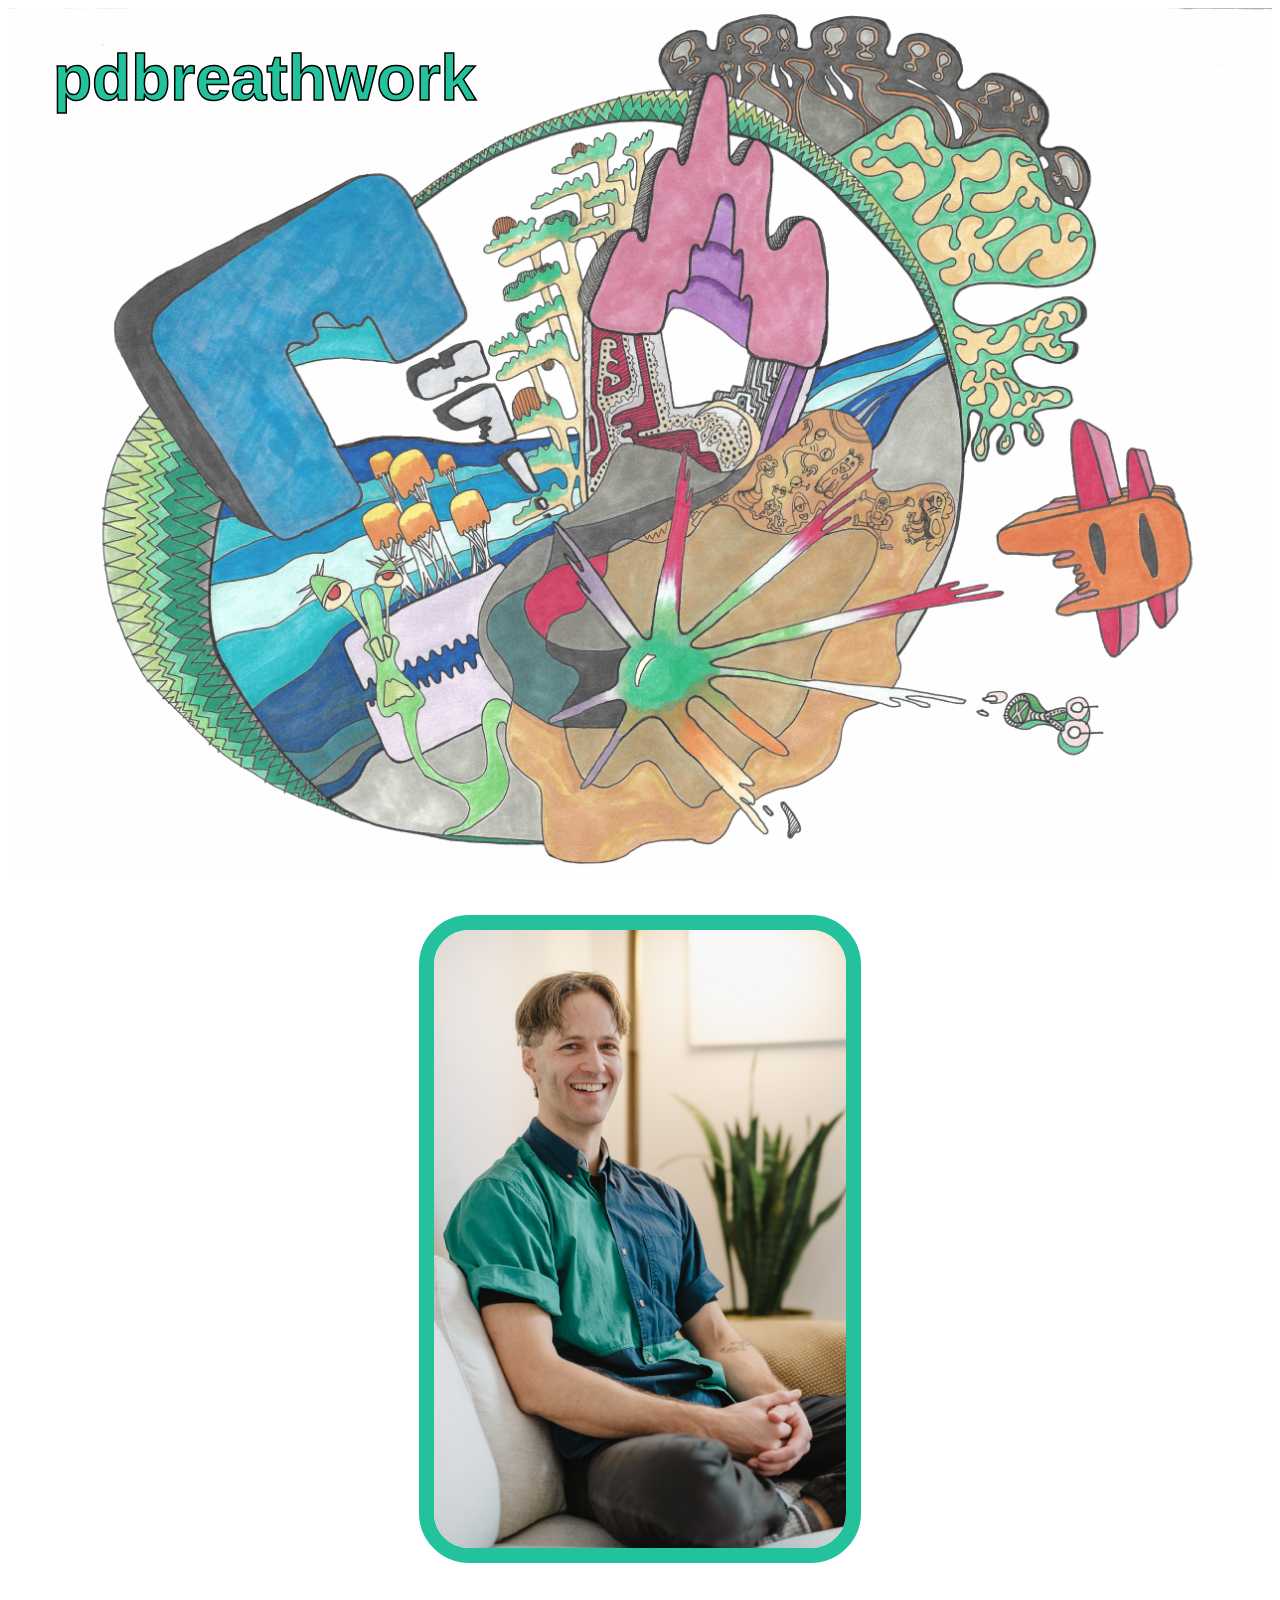
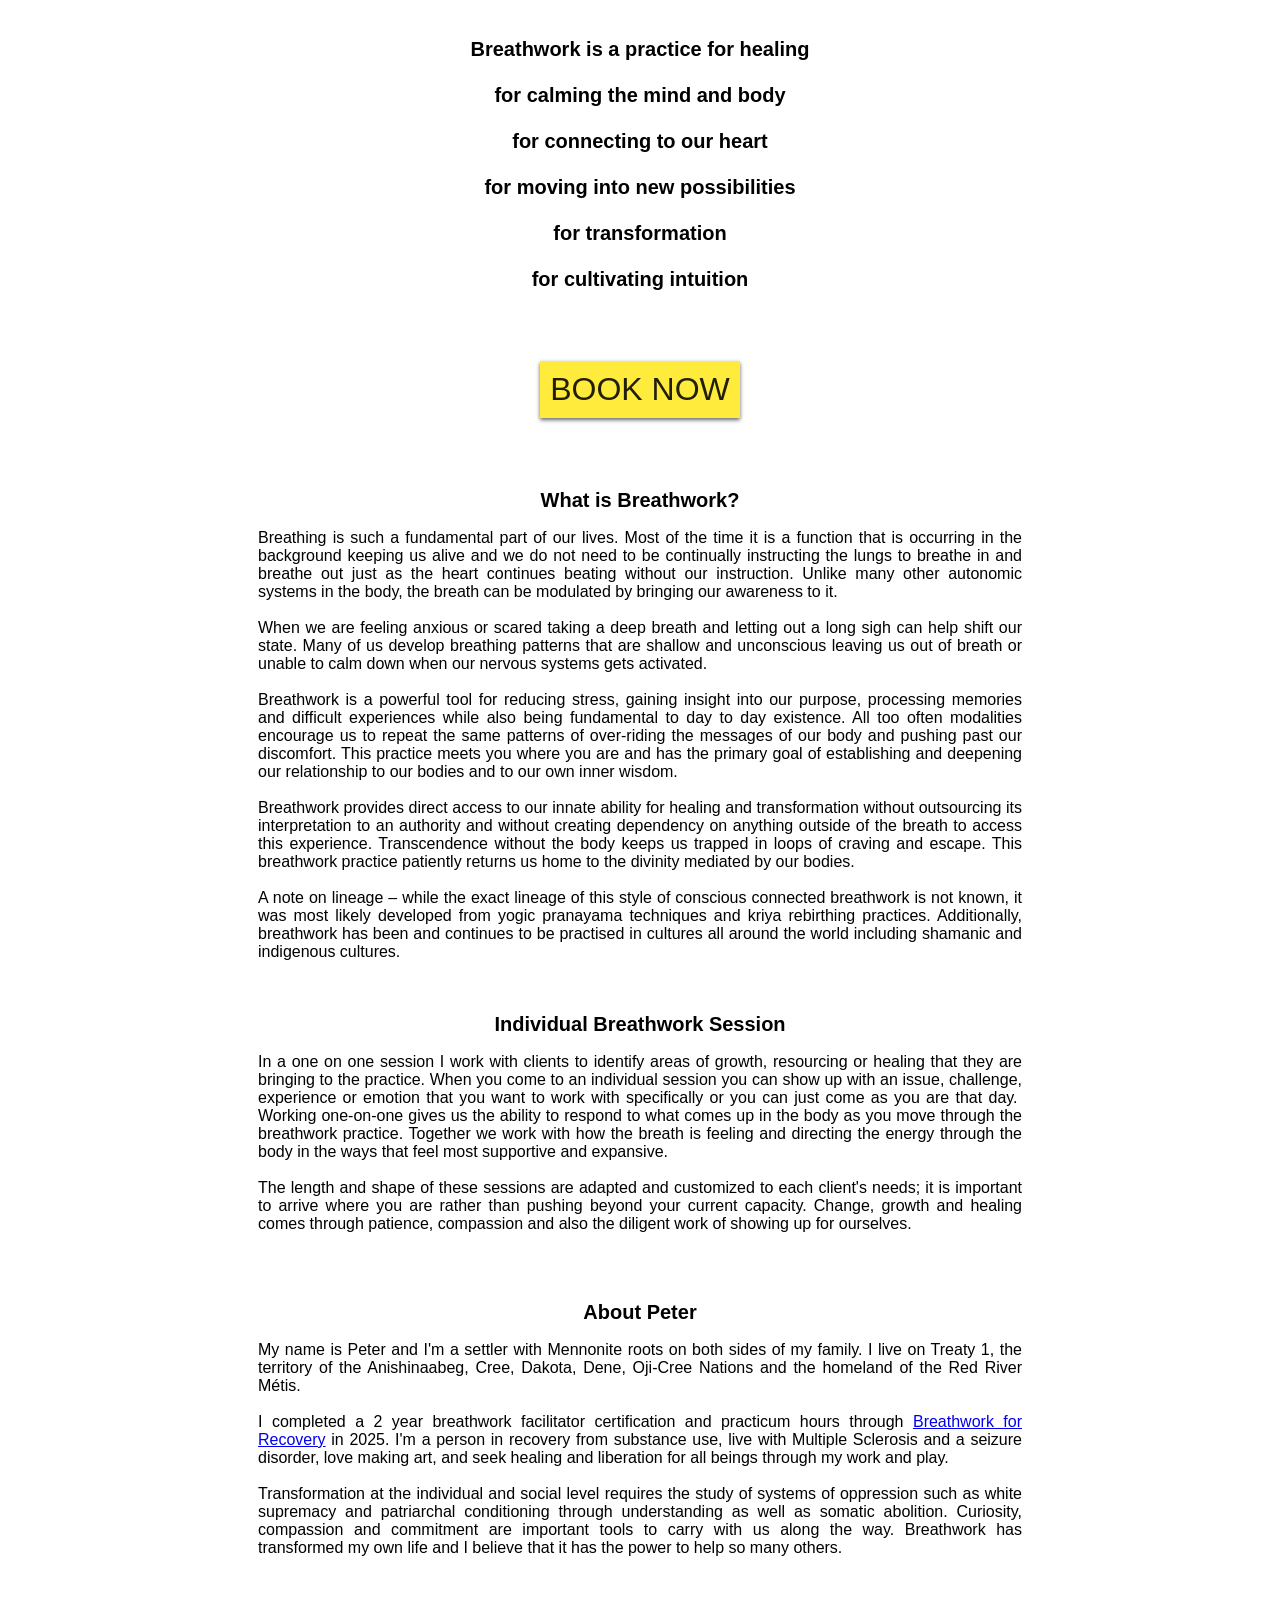
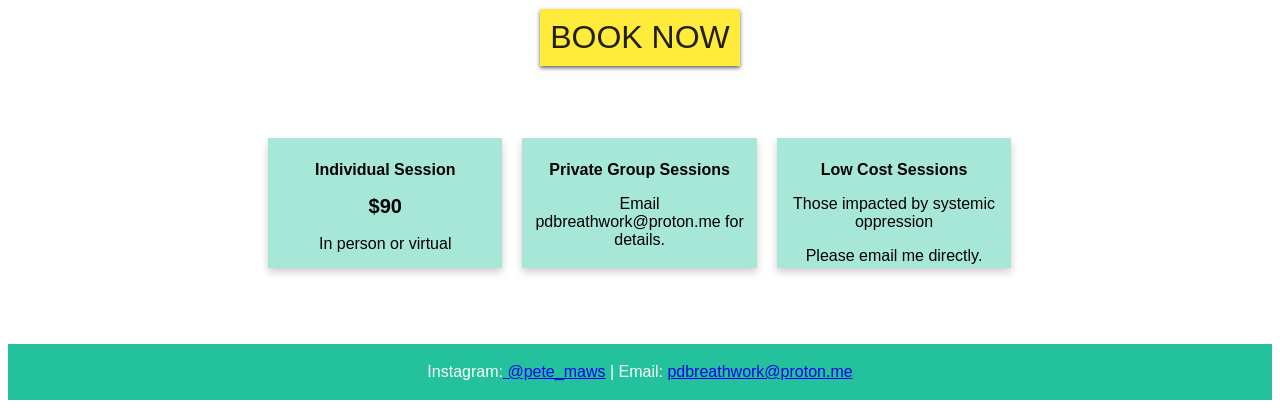
<file: index.html>
<!DOCTYPE html>
<html>
<head>


<meta name="viewport" content="width=device-width, initial-scale=1">

<style>


.container {
  position: relative;
  text-align: center;
  color: #23c29c; 
  font-size:100%;
  font-weight: bolder;
  font-stretch: semi-condensed;
  -webkit-text-stroke: 1.5px black;

}

.container2 {
  position: relative;
  text-align: center;
  
}

.container3 {
  position: relative;
  text-align: justify;
  color: rgb(0, 0, 0);
  font-size:100%;
  font-weight: normal;
  font-stretch:normal;
  margin-right:250px;
  margin-left: 250px;
  
}

.container4 {
  position: relative;
  text-align: left;
  color: rgb(0, 0, 0);
  font-size:100%;
  font-weight: normal;
  font-stretch:normal;
  margin-right:100px;
  margin-left: 100px;
   
}


.profilepic {
  position: relative;
  text-align: center;
  border-radius: 50px;
  width:35%;
  border-style: solid;
  border-color: rgb(35, 194, 156);
  border-radius: 50px;
  border-width:15px;
}

/* The border-width is reduced to 8px, when the viewport is 800px or smaller */
  @media screen and (max-width: 800px) {
  .profilepic {
    border-width: 8px; 
  }
  }

  /* text stroke is reduced when viewport is 800px or smaller */
  @media screen and (max-width:800px) {
    .container {
      -webkit-text-stroke: .6px black;
  
    }
    
  }

   /* margins are reduced when viewport is 800px or smaller */
   @media screen and (max-width:1200px) {
    .container4 {
      margin-right:20px;
      margin-left:20px;
  
    }
    
  }

  @media screen and (max-width:1200px) {
    .container3 {
      margin-right:20px;
      margin-left:20px;
  
    }
    
  }

.textoutline {
  -webkit-text-stroke: 16px black;
}

.centered {
  position: absolute;
  top: 0%;
  left: 50%;
  
}

.top-left {
  position: absolute;
  top: -10px;
  left: 45px;
}

img{
  opacity:0.85
}

h1 {
  font-size: 5vw;
  
 
}

h2 {
  font-size: 20px;
  text-align: center
   
}

h3 {
  font-size: 16px;
  text-align: center
   
}
* {
  box-sizing: border-box;
}

body {
  font-family: Arial, Helvetica, sans-serif;
}

/* Float three columns side by side */
.column {
  float: left;
  width: 33.3%;
  padding: 0 10px;
  margin-bottom: 40px;
}

/* Remove extra left and right margins, due to padding */
.row {margin: 0 250px;}

/* Responsive row */
@media screen and (max-width: 1200px) {
  .row {
    width: 100%;
    display: block;
    margin-left: 18px;
    margin-right: 30px;
  }
}
/* Clear floats after the columns */
.row:after {
  content: "";
  display: table;
  clear: both;
}

/* Responsive columns */
@media screen and (max-width: 1200px) {
  .column {
    width: 100%;
    display: block;
    margin-bottom: 20px;
  }
}

/* Style the counter cards */
.card {
  box-shadow: 0 4px 8px 0 rgba(0, 0, 0, 0.2);
  padding: 7px;
  text-align: center;
  height: 130px;
  background-color: rgba(35, 194, 156, .4);
  
}

footer {
  text-align: center;
  padding: 3px;
  background-color:rgb(35, 194, 156);
  color: white;
}

</style>
<!-- MailerLite Universal -->
<script>
    (function(w,d,e,u,f,l,n){w[f]=w[f]||function(){(w[f].q=w[f].q||[])
    .push(arguments);},l=d.createElement(e),l.async=1,l.src=u,
    n=d.getElementsByTagName(e)[0],n.parentNode.insertBefore(l,n);})
    (window,document,'script','https://assets.mailerlite.com/js/universal.js','ml');
    ml('account', '1357745');
  </script>
<!-- End MailerLite Universal -->


</head>
<body>

<div class="container">
  <img src="img/BW-landingpage-2mb-2.jpg" alt="A drawing by Peter" style="width:100%;opacity:.85">

  <div class="top-left">
    
      <h1>pdbreathwork</h1></div>
 
</div>

<br>
<br>
 
 <div class="container2">  
         <img src="img/Peter3.jpg" alt="photo of a smiling Peter Dueck" class= profilepic style="opacity:1">
  </div>
</div>

<br><br><br>


<!--

<br><br><br>
  <button class="ml-onclick-form" onclick="ml('show', '7kH3DW', true)">Join Newsletter for a 50% coupon</button>
  <br><br><br>
-->

<div class="container3">
  <h2>Breathwork is a practice for healing<br><br>

    for calming the mind and body<br><br>
    
    for connecting to our heart<br><br>
    
    for moving into new possibilities<br><br>
    
    for transformation<br><br>
    
    for cultivating intuition </h2> <br><br><br>
    </div>


    <div class="container2">
      <a href="https://aws-portal.owlpractice.ca/pdbreathwork">
          <button style="font-size:32px;background-color:rgb(255, 235, 59); color:rgba(0, 0, 0, 0.87);padding:10px;border:none;  box-shadow: 0 2px 4px rgba(0, 0, 0, .6);">
            BOOK NOW
        </button>
      </a>
      </div>
      <br><br><br>
      <div class="container3">
      <p style="font-family:Arial, Helvetica, sans-serif"><h2>What is Breathwork?</h2>Breathing is such a fundamental part of our lives. Most of the time it is a function that is occurring 
        in the background keeping us alive and we do not need to 
      be continually instructing the lungs to breathe in and breathe out just as the heart continues beating without our instruction. Unlike many other autonomic systems
       in the body, the breath can be modulated by bringing our awareness to it. <br><br>
       When we are feeling anxious or scared taking a deep breath and letting out a long sigh
        can help shift our state. Many of us develop breathing patterns that are shallow and unconscious leaving us out of breath or unable to calm down when our nervous
         systems gets activated. <br><br>
         Breathwork is a powerful tool for reducing stress, gaining insight into our purpose, processing memories and difficult experiences while also being fundamental 
         to day to day existence. 
All too often modalities encourage us to repeat the same patterns of over-riding the messages of our body and pushing past our discomfort. This practice meets you where 
you are and has the primary goal of establishing and deepening our relationship to our bodies and to our own inner wisdom. 
<br><br>Breathwork provides direct access to our innate ability for healing and transformation without outsourcing its interpretation to an authority and without creating 
dependency on anything outside of the breath to access this experience. 
Transcendence without the body keeps us trapped in loops of craving and escape. This breathwork practice patiently returns us home to the divinity mediated by our bodies.
<br><br>A note on lineage – while the exact lineage of this style of conscious connected breathwork is not known, it was most likely developed from yogic pranayama techniques
 and kriya rebirthing practices. Additionally, breathwork has been and continues to be practised in cultures all around the world including shamanic and indigenous cultures.
<br><br><br>
<h2>Individual Breathwork Session</h2>
         In a one on one session I work with clients to identify areas of growth, resourcing or healing that they are bringing to the practice. When you come to an individual
         session you can show up with an issue, challenge, experience or emotion that you want to work with specifically or you can just come as you are that day. 

         Working one-on-one gives us the ability to respond to what comes up in the body as you move through the breathwork practice. 
        Together we work with how the breath is feeling and directing the energy through the body in the ways that feel most supportive and expansive.
 <br><br>The length and shape of these sessions are adapted and customized to each client's needs; it is 
 important to arrive where you are rather than pushing beyond your current capacity. Change, growth and healing comes through patience, compassion and also the diligent 
 work of showing up for ourselves.</p>


  <br><br>
 

    <h2>About Peter</h2> My name is Peter and I'm a settler with Mennonite roots on both sides of my family. I live on
      Treaty 1, the territory of the Anishinaabeg, Cree, Dakota, Dene, Oji-Cree Nations and the homeland of the Red River Métis. 
        <br><br> I completed a 2 year breathwork facilitator certification and practicum hours through
        <a href="https://www.breathworkforrecovery.com/">Breathwork for Recovery</a> in 2025. I'm a person in recovery
      from substance use, live with Multiple Sclerosis and a seizure disorder, love making art, and seek healing and liberation for all beings through my work and play.
      <br><br>Transformation at the individual and social level requires the study of systems of oppression such as white 
      supremacy and patriarchal conditioning through understanding as well as somatic abolition. Curiosity, compassion and commitment are important tools to carry with
      us along the way. Breathwork has transformed my own life and I believe that it has the power to help so many others. </p>
      <br><br>
      
      
         
    
  </div>
</div>



<div class="container2">
  <a href="https://aws-portal.owlpractice.ca/pdbreathwork">
      <button style="font-size:32px;background-color:rgb(255, 235, 59); color:rgba(0, 0, 0, 0.87);padding:10px;border:none;  box-shadow: 0 2px 4px rgba(0, 0, 0, .6);">
        BOOK NOW
    </button>
  </a>
  </div>
  <br><br><br><br>



<!--Offerings text columns at bottom of page
RGBA means the background color is transparent but the font stays full opacity. The fourth number is the opactiy in the color spec-->
<div class="row">
  <div class="column">
    <div class="card">
      <h3>Individual Session</h3>
      <h2>$90</h2>
      <p>In person or virtual</p>
    </div>
  </div>
 
  
  <div class="column">
    <div class="card">
      <h3>Private Group Sessions</h3>
      <p>Email pdbreathwork@proton.me for details.</p>
      <!--<p>Groups of up to 4 people.</p>*/-->
    </div>
  </div>
  
  <div class="column">
    <div class="card">
      <h3>Low Cost Sessions</h3>
      <p>Those impacted by systemic oppression</p>
      <p>Please email me directly.</p>
      
    </div>
  </div>
<!--
  <p style="text-align: center;"> 
    <br><br>I reserve 5 sessions per month at a cost of $50/session <br> for people most affected by systemic oppression.<br>Please email me directly.
    
  </p>
  -->
 

 
</div>

<div class="ml-embedded" data-form="g7z35b"></div>
    

 <!--<div class="column1" style="background-color:rgba(35, 194, 156, 0.5);">-->
  

<br><br>



    <footer>
      <p>Instagram:<a href = "https://www.instagram.com/pete_maws/"> @pete_maws</a> | Email: <a href="mailto:pdbreathwork@proton.me">pdbreathwork@proton.me</a></p>
    </footer>
</body>
</html>
</file>
